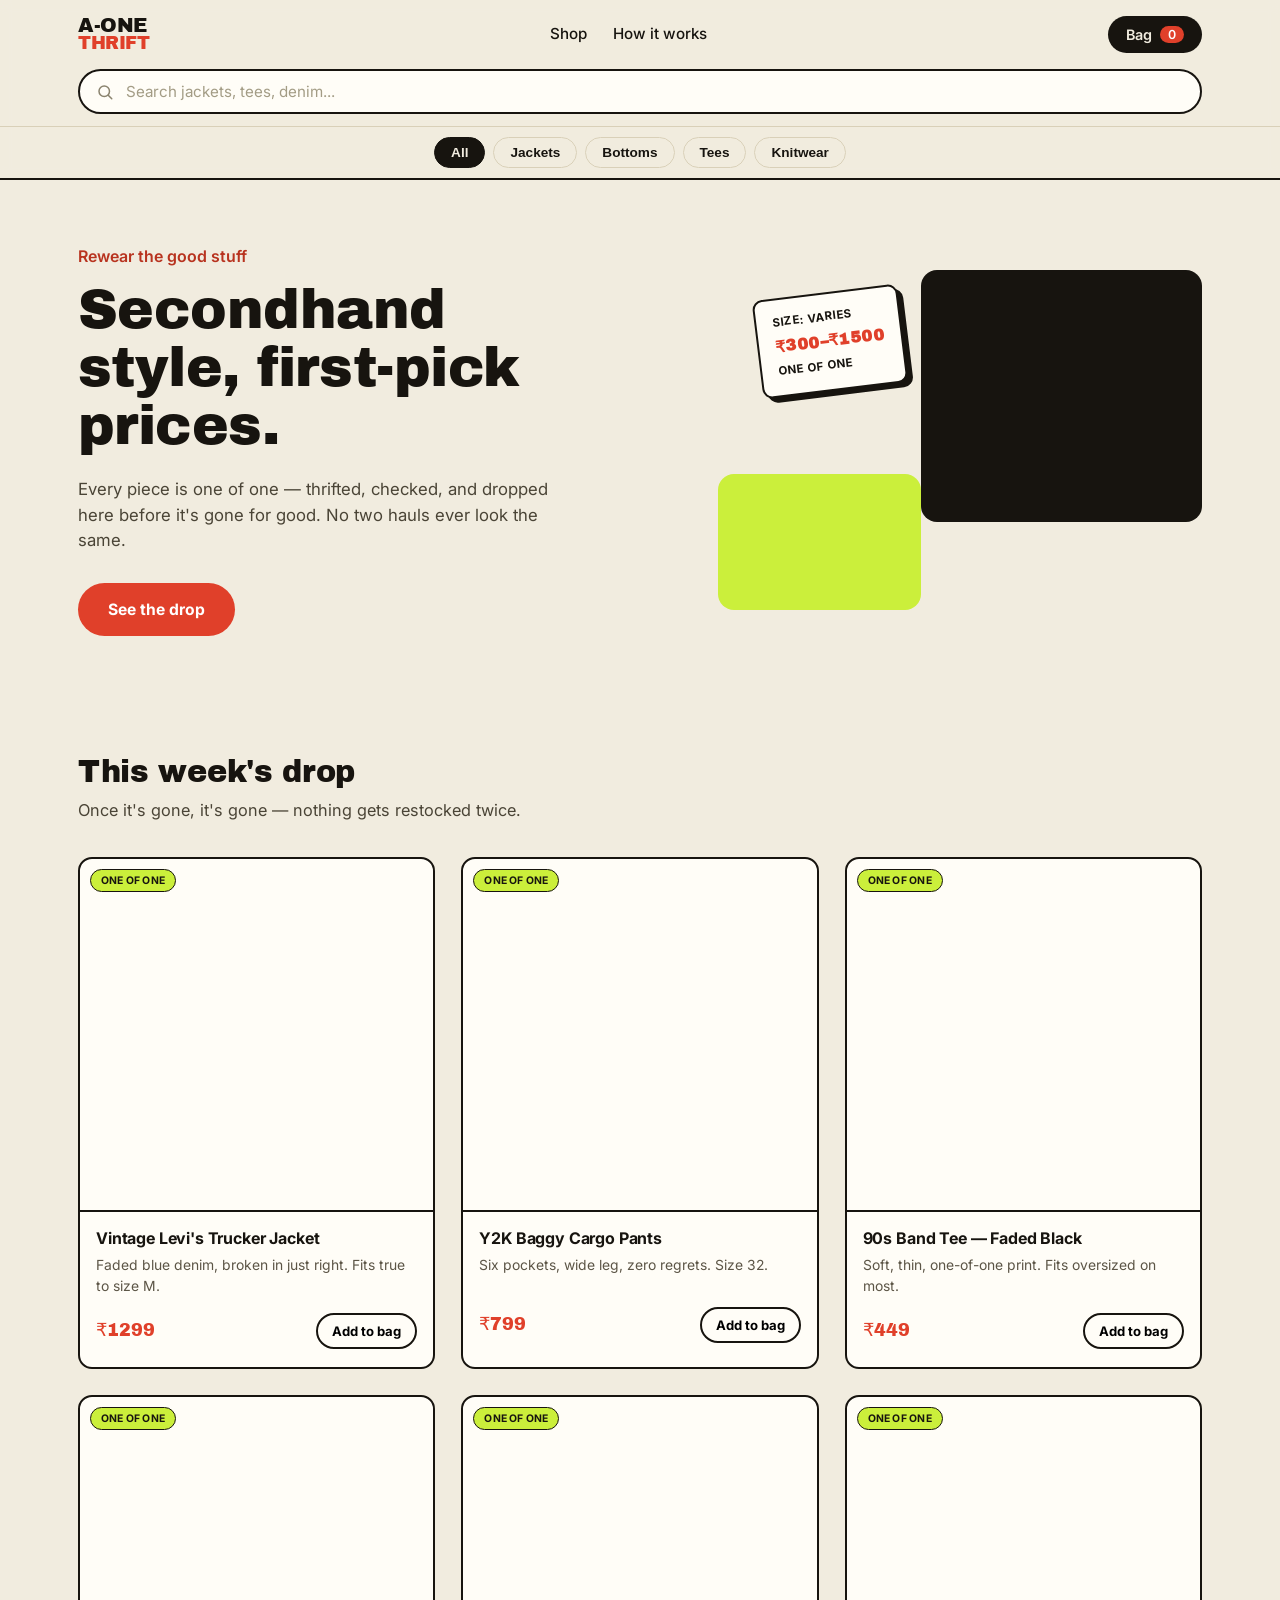
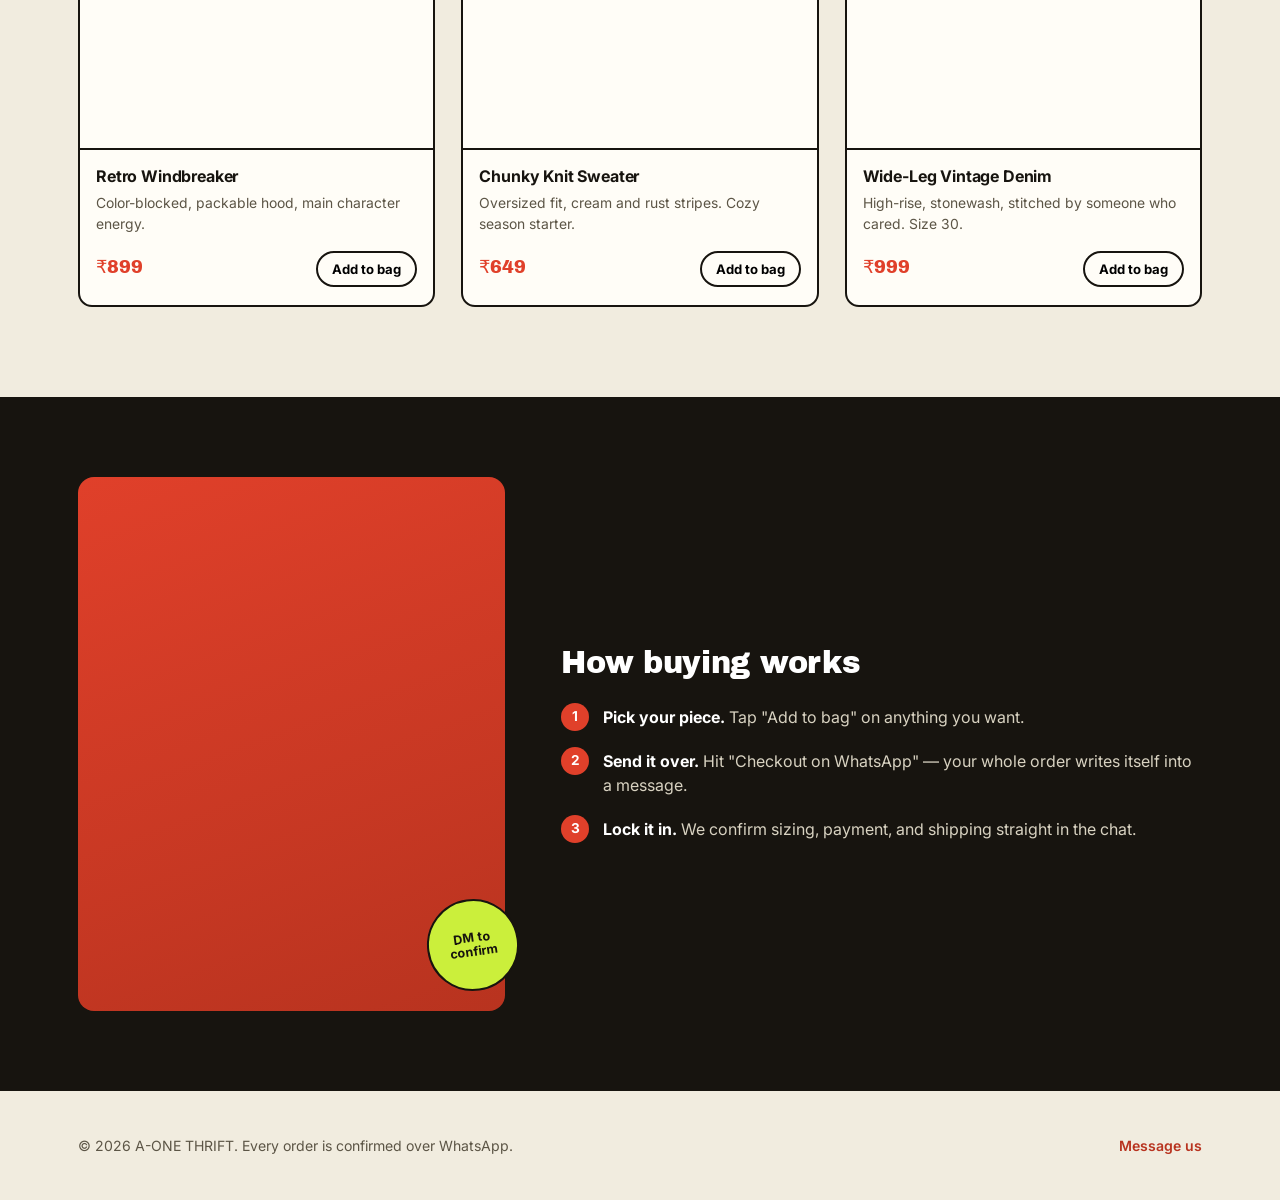
<file: index.html>
<!DOCTYPE html>
<html lang="en">
<head>
<meta charset="UTF-8" />
<meta name="viewport" content="width=device-width, initial-scale=1.0" />
<title>A-ONE THRIFT — Secondhand, First Pick</title>
<link rel="preconnect" href="https://fonts.googleapis.com">
<link rel="preconnect" href="https://fonts.gstatic.com" crossorigin>
<link href="https://fonts.googleapis.com/css2?family=Archivo+Black&family=Inter:wght@400;500;600;700&display=swap" rel="stylesheet">
<link rel="stylesheet" href="style.css">
</head>
<body>

  <header class="site-header">
    <div class="wrap header-row">
      <a href="#" class="brand">A-ONE<span>THRIFT</span></a>
      <nav class="nav-links">
        <a href="#shop">Shop</a>
        <a href="#about">How it works</a>
      </nav>
      <button class="cart-toggle" id="cartToggle" aria-label="Open cart">
        Bag <span class="cart-count" id="cartCount">0</span>
      </button>
    </div>
    <div class="wrap search-row">
      <div class="search-box">
        <svg class="search-icon" width="18" height="18" viewBox="0 0 24 24" fill="none" xmlns="http://www.w3.org/2000/svg" aria-hidden="true">
          <circle cx="11" cy="11" r="7" stroke="currentColor" stroke-width="2"/>
          <path d="M21 21L16.65 16.65" stroke="currentColor" stroke-width="2" stroke-linecap="round"/>
        </svg>
        <input type="text" id="searchInput" placeholder="Search jackets, tees, denim..." aria-label="Search products" />
      </div>
    </div>
    <div class="category-row" id="categoryRow"><!-- filled by JS --></div>
  </header>

  <section class="hero">
    <div class="wrap hero-grid">
      <div class="hero-copy">
        <p class="hero-kicker">Rewear the good stuff</p>
        <h1>Secondhand style, first-pick prices.</h1>
        <p class="hero-sub">Every piece is one of one — thrifted, checked, and dropped here before it's gone for good. No two hauls ever look the same.</p>
        <a href="#shop" class="btn btn-primary">See the drop</a>
      </div>
      <div class="hero-art" aria-hidden="true">
        <div class="tag-sticker">
          <span class="tag-line">SIZE: VARIES</span>
          <span class="tag-line tag-price">₹300–₹1500</span>
          <span class="tag-line">ONE OF ONE</span>
        </div>
        <div class="hero-block block-a"></div>
        <div class="hero-block block-b"></div>
      </div>
    </div>
  </section>

  <main>
    <section class="shop-section" id="shop">
      <div class="wrap">
        <div class="section-head">
          <h2>This week's drop</h2>
          <p>Once it's gone, it's gone — nothing gets restocked twice.</p>
        </div>
        <div class="product-grid" id="productGrid"><!-- filled by JS --></div>
      </div>
    </section>

    <section class="about-section" id="about">
      <div class="wrap about-grid">
        <div class="about-image" aria-hidden="true">
          <span class="about-badge">DM to<br>confirm</span>
        </div>
        <div class="about-copy">
          <h2>How buying works</h2>
          <ol class="steps">
            <li><strong>Pick your piece.</strong> Tap "Add to bag" on anything you want.</li>
            <li><strong>Send it over.</strong> Hit "Checkout on WhatsApp" — your whole order writes itself into a message.</li>
            <li><strong>Lock it in.</strong> We confirm sizing, payment, and shipping straight in the chat.</li>
          </ol>
        </div>
      </div>
    </section>
  </main>

  <footer class="site-footer">
    <div class="wrap footer-row">
      <p>&copy; 2026 A-ONE THRIFT. Every order is confirmed over WhatsApp.</p>
      <a href="#" id="footerWhatsapp">Message us</a>
    </div>
  </footer>

  <!-- Cart drawer -->
  <div class="cart-overlay" id="cartOverlay"></div>
  <aside class="cart-drawer" id="cartDrawer" aria-label="Shopping bag">
    <div class="cart-drawer-head">
      <h2>Your Bag</h2>
      <button class="cart-close" id="cartClose" aria-label="Close bag">&times;</button>
    </div>
    <div class="cart-items" id="cartItems"><!-- filled by JS --></div>
    <div class="cart-footer">
      <div class="cart-total-row">
        <span>Total</span>
        <span id="cartTotal">₹0</span>
      </div>
      <button class="btn btn-whatsapp" id="checkoutBtn">Checkout on WhatsApp</button>
      <p class="cart-note">No payment happens here — every order is confirmed on WhatsApp.</p>
    </div>
  </aside>

  <!-- Mobile sticky bag bar (shows when bag has items) -->
  <div class="sticky-bag-bar" id="stickyBagBar">
    <span id="stickyBagCount">0 items</span>
    <button class="btn btn-primary" id="stickyBagBtn">View Bag · <span id="stickyBagTotal">₹0</span></button>
  </div>

  <script src="products.js"></script>
  <script src="script.js"></script>
</body>
</html>
</file>
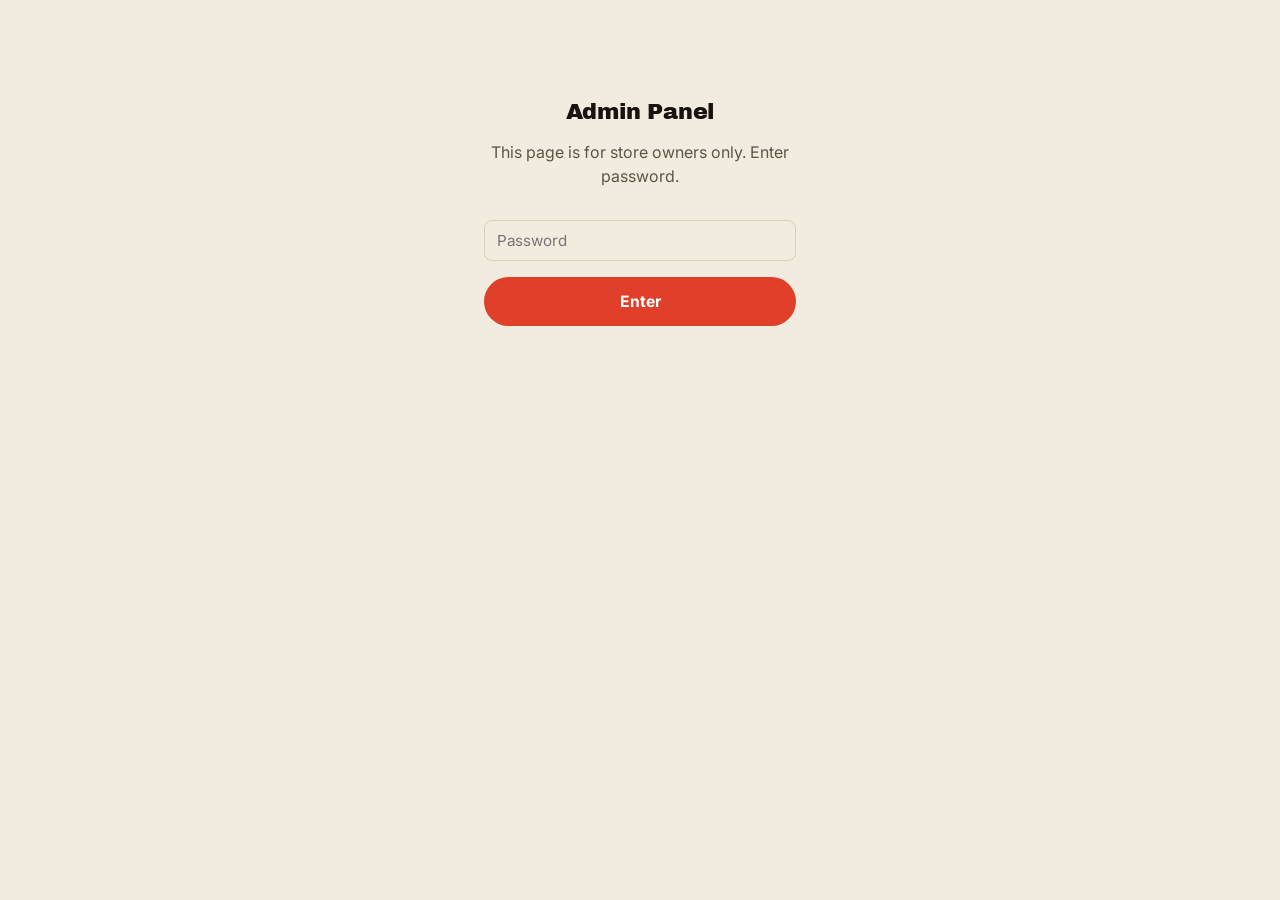
<file: admin.html>
<!DOCTYPE html>
<html lang="en">
<head>
<meta charset="UTF-8" />
<meta name="viewport" content="width=device-width, initial-scale=1.0" />
<meta name="robots" content="noindex, nofollow">
<title>Admin — A-ONE THRIFT</title>
<link rel="preconnect" href="https://fonts.googleapis.com">
<link rel="preconnect" href="https://fonts.gstatic.com" crossorigin>
<link href="https://fonts.googleapis.com/css2?family=Archivo+Black&family=Inter:wght@400;500;600;700&display=swap" rel="stylesheet">
<link rel="stylesheet" href="style.css">
<style>
  .admin-wrap { max-width: 880px; margin: 0 auto; padding: 40px 24px 100px; }
  .admin-head { margin-bottom: 30px; }
  .admin-head h1 { font-size: 1.6rem; margin-bottom: 8px; }
  .admin-head p { color: #5c5546; margin: 0; }
  .admin-card {
    background: var(--card);
    border: 2px solid var(--ink);
    border-radius: 14px;
    padding: 24px;
    margin-bottom: 28px;
  }
  .admin-card h2 { font-family: var(--sans); font-size: 1.05rem; font-weight: 700; margin-bottom: 18px; }
  .form-grid { display: grid; grid-template-columns: 1fr 1fr; gap: 14px; }
  .form-grid .full { grid-column: 1 / -1; }
  label { display: block; font-size: 0.85rem; font-weight: 600; margin-bottom: 6px; color: #3a3527; }
  input, textarea {
    width: 100%;
    padding: 10px 12px;
    border: 1.5px solid var(--line);
    border-radius: 8px;
    font-family: var(--sans);
    font-size: 0.95rem;
    background: var(--paper);
  }
  input:focus, textarea:focus { outline: none; border-color: var(--ink); }
  textarea { resize: vertical; min-height: 50px; }
  .field-hint { font-size: 0.78rem; color: #8a836e; margin: 5px 0 0; }
  .field-hint a { color: var(--pop-dark); font-weight: 600; }
  .image-preview {
    margin-top: 8px;
    width: 64px;
    height: 64px;
    border-radius: 8px;
    background-size: cover;
    background-position: center;
    border: 1.5px solid var(--line);
    display: none;
  }
  .form-actions { margin-top: 16px; display: flex; gap: 10px; }
  .btn-save { background: var(--pop); color: #fff; }
  .btn-save:hover { background: var(--pop-dark); }
  .btn-cancel { background: transparent; border: 2px solid var(--ink); }
  .product-row-admin {
    display: flex;
    align-items: center;
    gap: 14px;
    padding: 12px 0;
    border-bottom: 1px solid var(--line);
  }
  .product-row-admin:last-child { border-bottom: none; }
  .thumb { width: 54px; height: 54px; border-radius: 8px; background-size: cover; background-position: center; flex-shrink: 0; border: 1.5px solid var(--line); }
  .row-info { flex: 1; min-width: 0; }
  .row-info p { margin: 0; }
  .row-name { font-weight: 600; }
  .row-price { color: #5c5546; font-size: 0.88rem; }
  .row-actions { display: flex; gap: 8px; flex-shrink: 0; }
  .row-actions button {
    background: none; border: 1.5px solid var(--line); border-radius: 8px;
    padding: 6px 12px; font-size: 0.82rem; font-weight: 600; cursor: pointer; font-family: var(--sans);
  }
  .row-actions .edit-btn:hover { border-color: var(--ink); }
  .row-actions .delete-btn:hover { border-color: var(--pop); color: var(--pop); }
  .download-bar {
    position: sticky;
    bottom: 0;
    background: var(--paper);
    border-top: 2px solid var(--ink);
    padding: 16px 0;
    display: flex;
    justify-content: space-between;
    align-items: center;
    gap: 16px;
    flex-wrap: wrap;
  }
  .download-bar p { margin: 0; font-size: 0.85rem; color: #5c5546; max-width: 40ch; }
  .lock-screen {
    max-width: 360px;
    margin: 100px auto;
    text-align: center;
    padding: 0 24px;
  }
  .lock-screen h1 { font-size: 1.4rem; }
  .lock-screen input { margin: 16px 0; }
  #adminApp { display: none; }
</style>
</head>
<body>

<div class="lock-screen" id="lockScreen">
  <h1>Admin Panel</h1>
  <p style="color:#5c5546;">This page is for store owners only. Enter password.</p>
  <input type="password" id="passwordInput" placeholder="Password" />
  <button class="btn btn-primary" id="unlockBtn" style="width:100%;">Enter</button>
  <p id="lockError" style="color: var(--pop); font-size: 0.85rem; display:none;">Wrong password.</p>
</div>

<div id="adminApp">
  <header class="site-header">
    <div class="wrap header-row">
      <a href="index.html" class="brand">A-ONE<span>ADMIN</span></a>
      <a href="index.html" style="font-size:0.9rem; font-weight:600; color: var(--pop-dark);">← Back to store</a>
    </div>
  </header>

  <div class="admin-wrap">
    <div class="admin-head">
      <h1>Manage products</h1>
      <p>Add, edit, or remove items below. When you're done, hit "Download products.js" and upload that file to GitHub to replace the old one.</p>
    </div>

    <div class="admin-card">
      <h2 id="formTitle">Add a new product</h2>
      <div class="form-grid">
        <div>
          <label>Name</label>
          <input type="text" id="fName" placeholder="e.g. Vintage Levi's Jacket" />
        </div>
        <div>
          <label>Price (₹)</label>
          <input type="number" id="fPrice" placeholder="899" />
        </div>
        <div>
          <label>Category</label>
          <input type="text" id="fCategory" placeholder="e.g. Jackets, Tees, Bottoms" />
        </div>
        <div class="full">
          <label>Image URL or Google Drive link</label>
          <input type="text" id="fImage" placeholder="https://... or a Google Drive share link" />
          <p class="field-hint">Google Drive links are supported — see instructions below. <a href="#driveHelp">How to share a Drive image ↓</a></p>
          <div class="image-preview" id="imagePreview"></div>
        </div>
        <div class="full">
          <label>Description</label>
          <textarea id="fDesc" placeholder="One short line about the piece"></textarea>
        </div>
      </div>
      <div class="form-actions">
        <button class="btn btn-save" id="saveBtn">Save product</button>
        <button class="btn btn-cancel" id="cancelBtn" style="display:none;">Cancel</button>
      </div>
    </div>

    <div class="admin-card">
      <h2>Current products (<span id="productCountLabel">0</span>)</h2>
      <div id="productListAdmin"></div>
    </div>

    <div class="admin-card" id="driveHelp">
      <h2>Using Google Drive for images</h2>
      <ol style="margin:0; padding-left: 20px; color:#3a3527; font-size:0.92rem; line-height:1.7;">
        <li>Upload your photo to Google Drive.</li>
        <li>Right-click the file → <strong>Share</strong> → change access to <strong>"Anyone with the link"</strong> (must be a Viewer).</li>
        <li>Click <strong>Copy link</strong> — it'll look like <code>https://drive.google.com/file/d/FILE_ID/view?usp=sharing</code>.</li>
        <li>Paste that whole link into the Image field above — it's converted automatically when you save.</li>
      </ol>
      <p class="field-hint" style="margin-top:12px;">Note: if an image doesn't load after publishing, double-check the sharing setting is "Anyone with the link" — private files never show up on the site.</p>
    </div>
  </div>

  <div class="wrap download-bar">
    <p>Changes here are only saved in this browser until you download the file and upload it to GitHub.</p>
    <button class="btn btn-primary" id="downloadBtn">Download products.js</button>
  </div>
</div>

<script src="products.js"></script>
<script src="admin.js"></script>
</body>
</html>
</file>
<file: style.css>
:root {
  --ink: #17140f;
  --paper: #f1ecdf;
  --card: #fffdf7;
  --pop: #e0402a;
  --pop-dark: #b8331f;
  --lime: #cbef3b;
  --line: #d9d0b8;
  --whatsapp: #25d366;
  --whatsapp-dark: #1ea952;
  --display: "Archivo Black", sans-serif;
  --sans: "Inter", sans-serif;
}

* { box-sizing: border-box; }

html { scroll-behavior: smooth; }

body {
  margin: 0;
  background: var(--paper);
  color: var(--ink);
  font-family: var(--sans);
  line-height: 1.5;
  -webkit-font-smoothing: antialiased;
}

.wrap {
  max-width: 1180px;
  margin: 0 auto;
  padding: 0 28px;
}

a { color: inherit; text-decoration: none; }

h1, h2, h3 {
  font-family: var(--display);
  font-weight: 400;
  margin: 0;
  line-height: 1.05;
  letter-spacing: -0.01em;
}

/* ---------- Header ---------- */
.site-header {
  position: sticky;
  top: 0;
  z-index: 20;
  background: rgba(241, 236, 223, 0.94);
  backdrop-filter: blur(6px);
  border-bottom: 2px solid var(--ink);
}

.header-row {
  display: flex;
  align-items: center;
  justify-content: space-between;
  padding-top: 16px;
  padding-bottom: 16px;
}

.brand {
  font-family: var(--display);
  font-size: 1.25rem;
  letter-spacing: -0.02em;
  display: flex;
  flex-direction: column;
  line-height: 0.95;
}

.brand span {
  color: var(--pop);
  font-size: 0.9em;
}

.nav-links {
  display: flex;
  gap: 26px;
  font-size: 0.95rem;
  font-weight: 500;
}

.nav-links a:hover { color: var(--pop); }

.cart-toggle {
  background: var(--ink);
  color: var(--paper);
  border: none;
  border-radius: 999px;
  padding: 10px 18px;
  font-family: var(--sans);
  font-weight: 600;
  font-size: 0.9rem;
  cursor: pointer;
  display: flex;
  align-items: center;
  gap: 8px;
}

.cart-count {
  background: var(--pop);
  color: #fff;
  border-radius: 999px;
  padding: 1px 8px;
  font-size: 0.78rem;
}

/* ---------- Search ---------- */
.search-row {
  padding-bottom: 12px;
}

.search-box {
  display: flex;
  align-items: center;
  gap: 10px;
  background: var(--card);
  border: 2px solid var(--ink);
  border-radius: 999px;
  padding: 10px 16px;
}

.search-icon { color: #8a836e; flex-shrink: 0; }

.search-box input {
  border: none;
  background: transparent;
  outline: none;
  font-family: var(--sans);
  font-size: 0.95rem;
  color: var(--ink);
  width: 100%;
}

.search-box input::placeholder { color: #a39c85; }

/* ---------- Category filter ---------- */
.category-row {
  border-top: 1px solid var(--line);
  padding: 10px 0;
  overflow-x: auto;
  scrollbar-width: none;
}
.category-row::-webkit-scrollbar { display: none; }

.category-scroll {
  display: flex;
  gap: 8px;
  padding: 0 28px;
  width: max-content;
  margin: 0 auto;
}

@media (min-width: 1236px) {
  .category-scroll { padding: 0; max-width: 1180px; margin: 0 auto; }
}

.category-pill {
  background: transparent;
  border: 1.5px solid var(--line);
  border-radius: 999px;
  padding: 7px 16px;
  font-size: 0.85rem;
  font-weight: 600;
  color: var(--ink);
  cursor: pointer;
  white-space: nowrap;
  flex-shrink: 0;
}

.category-pill.active {
  background: var(--ink);
  border-color: var(--ink);
  color: var(--paper);
}

.category-pill:hover:not(.active) { border-color: var(--ink); }

.no-results {
  grid-column: 1 / -1;
  text-align: center;
  padding: 50px 20px;
  color: #5c5546;
  font-size: 1rem;
}

/* ---------- Sticky mobile bag bar ---------- */
.sticky-bag-bar {
  display: none;
  position: fixed;
  bottom: 0;
  left: 0;
  right: 0;
  z-index: 25;
  background: var(--ink);
  color: var(--paper);
  padding: 12px 18px;
  align-items: center;
  justify-content: space-between;
  gap: 12px;
  border-top: 2px solid var(--ink);
}

.sticky-bag-bar.visible { display: flex; }

.sticky-bag-bar span { font-size: 0.9rem; font-weight: 600; }

.sticky-bag-bar .btn-primary {
  padding: 10px 20px;
  font-size: 0.9rem;
}

@media (min-width: 861px) {
  .sticky-bag-bar { display: none !important; }
}

/* ---------- Hero ---------- */
.hero { padding: 64px 0 90px; }

.hero-grid {
  display: grid;
  grid-template-columns: 1.1fr 0.9fr;
  gap: 48px;
  align-items: center;
}

.hero-kicker {
  font-size: 1rem;
  font-weight: 600;
  color: var(--pop-dark);
  margin: 0 0 14px;
}

.hero-copy h1 {
  font-size: clamp(2.1rem, 4.3vw, 3.5rem);
  max-width: 12ch;
}

.hero-sub {
  max-width: 44ch;
  margin: 22px 0 30px;
  color: #4a4436;
  font-size: 1.05rem;
}

.btn {
  display: inline-block;
  border: none;
  border-radius: 999px;
  padding: 15px 30px;
  font-family: var(--sans);
  font-size: 0.98rem;
  font-weight: 700;
  cursor: pointer;
}

.btn-primary {
  background: var(--pop);
  color: #fff;
}
.btn-primary:hover { background: var(--pop-dark); }

.hero-art {
  position: relative;
  height: 340px;
}

.hero-block {
  position: absolute;
  border-radius: 16px;
}

.block-a {
  width: 58%;
  height: 74%;
  background: var(--ink);
  top: 0;
  right: 0;
}
.block-b {
  width: 42%;
  height: 40%;
  background: var(--lime);
  bottom: 0;
  left: 0;
  border-radius: 16px;
}

.tag-sticker {
  position: absolute;
  top: 22px;
  left: 8%;
  z-index: 2;
  background: var(--card);
  border: 2px solid var(--ink);
  border-radius: 10px;
  padding: 14px 16px;
  transform: rotate(-7deg);
  display: flex;
  flex-direction: column;
  gap: 4px;
  box-shadow: 5px 5px 0 var(--ink);
}

.tag-line {
  font-size: 0.72rem;
  font-weight: 700;
  letter-spacing: 0.03em;
  color: var(--ink);
}

.tag-price {
  font-family: var(--display);
  font-size: 1rem;
  color: var(--pop);
}

/* ---------- Shop section ---------- */
.shop-section { padding: 30px 0 90px; }

.section-head {
  margin-bottom: 34px;
  max-width: 46ch;
}

.section-head h2 { font-size: 1.9rem; }

.section-head p {
  color: #4a4436;
  margin-top: 10px;
  font-size: 1.02rem;
}

.product-grid {
  display: grid;
  grid-template-columns: repeat(3, 1fr);
  gap: 26px;
}

.product-card {
  background: var(--card);
  border: 2px solid var(--ink);
  border-radius: 14px;
  overflow: hidden;
  display: flex;
  flex-direction: column;
  transition: transform 0.15s ease;
}

.product-card:hover {
  transform: rotate(var(--tilt, 0deg)) translateY(-3px);
}

.product-image {
  aspect-ratio: 1 / 1;
  background-size: cover;
  background-position: center;
  position: relative;
  border-bottom: 2px solid var(--ink);
}

.product-badge {
  position: absolute;
  top: 10px;
  left: 10px;
  background: var(--lime);
  border: 1.5px solid var(--ink);
  border-radius: 999px;
  padding: 3px 10px;
  font-size: 0.65rem;
  font-weight: 700;
  letter-spacing: 0.02em;
}

.product-info { padding: 16px 16px 18px; }

.product-info h3 {
  font-family: var(--sans);
  font-size: 1rem;
  font-weight: 700;
  margin-bottom: 6px;
  line-height: 1.3;
}

.product-desc {
  font-size: 0.87rem;
  color: #5c5546;
  margin: 0 0 16px;
  min-height: 2.6em;
}

.product-row {
  display: flex;
  align-items: center;
  justify-content: space-between;
}

.product-price {
  font-family: var(--display);
  font-size: 1.1rem;
  color: var(--pop);
}

.btn-add {
  background: transparent;
  border: 2px solid var(--ink);
  border-radius: 999px;
  padding: 8px 14px;
  font-size: 0.82rem;
  font-weight: 700;
  cursor: pointer;
}
.btn-add:hover { background: var(--ink); color: var(--paper); }

/* ---------- About / how it works ---------- */
.about-section {
  background: var(--ink);
  color: var(--paper);
  padding: 80px 0;
}

.about-grid {
  display: grid;
  grid-template-columns: 0.8fr 1.2fr;
  gap: 56px;
  align-items: center;
}

.about-image {
  aspect-ratio: 4 / 5;
  border-radius: 16px;
  background: linear-gradient(160deg, var(--pop) 0%, var(--pop-dark) 100%);
  position: relative;
}

.about-badge {
  position: absolute;
  bottom: 20px;
  right: -14px;
  background: var(--lime);
  color: var(--ink);
  border: 2px solid var(--ink);
  border-radius: 50%;
  width: 92px;
  height: 92px;
  display: flex;
  align-items: center;
  justify-content: center;
  text-align: center;
  font-size: 0.78rem;
  font-weight: 700;
  transform: rotate(-8deg);
  line-height: 1.15;
}

.about-copy h2 { font-size: 1.9rem; margin-bottom: 26px; color: #fff; }

.steps {
  list-style: none;
  margin: 0;
  padding: 0;
  counter-reset: step;
  display: flex;
  flex-direction: column;
  gap: 20px;
}

.steps li {
  counter-increment: step;
  position: relative;
  padding-left: 42px;
  color: #d8d2c1;
}

.steps li::before {
  content: counter(step);
  position: absolute;
  left: 0;
  top: -2px;
  width: 28px;
  height: 28px;
  border-radius: 50%;
  background: var(--pop);
  color: #fff;
  font-size: 0.85rem;
  font-weight: 700;
  display: flex;
  align-items: center;
  justify-content: center;
  font-family: var(--sans);
}

.steps strong { color: #fff; }

/* ---------- Footer ---------- */
.site-footer { padding: 30px 0; }

.footer-row {
  display: flex;
  justify-content: space-between;
  align-items: center;
  font-size: 0.88rem;
  color: #5c5546;
  flex-wrap: wrap;
  gap: 10px;
}

.footer-row a {
  color: var(--pop-dark);
  font-weight: 600;
}

/* ---------- Cart drawer ---------- */
.cart-overlay {
  position: fixed;
  inset: 0;
  background: rgba(23, 20, 15, 0.5);
  opacity: 0;
  pointer-events: none;
  transition: opacity 0.25s ease;
  z-index: 30;
}
.cart-overlay.open { opacity: 1; pointer-events: auto; }

.cart-drawer {
  position: fixed;
  top: 0;
  right: 0;
  height: 100%;
  width: min(400px, 92vw);
  background: var(--card);
  z-index: 31;
  display: flex;
  flex-direction: column;
  transform: translateX(100%);
  transition: transform 0.3s ease;
  border-left: 2px solid var(--ink);
}
.cart-drawer.open { transform: translateX(0); }

.cart-drawer-head {
  display: flex;
  justify-content: space-between;
  align-items: center;
  padding: 22px 24px;
  border-bottom: 2px solid var(--ink);
}

.cart-drawer-head h2 { font-size: 1.15rem; }

.cart-close {
  background: none;
  border: none;
  font-size: 1.6rem;
  cursor: pointer;
  color: var(--ink);
  line-height: 1;
}

.cart-items {
  flex: 1;
  overflow-y: auto;
  padding: 20px 24px;
}

.cart-empty { color: #5c5546; }

.cart-item {
  display: flex;
  gap: 14px;
  padding: 14px 0;
  border-bottom: 1px solid var(--line);
}
.cart-item:first-child { padding-top: 0; }

.cart-item-image {
  width: 64px;
  height: 64px;
  border-radius: 10px;
  background-size: cover;
  background-position: center;
  flex-shrink: 0;
  border: 1.5px solid var(--ink);
}

.cart-item-name { margin: 0; font-weight: 600; font-size: 0.92rem; }
.cart-item-price { margin: 4px 0 8px; color: #5c5546; font-size: 0.85rem; }

.qty-control {
  display: flex;
  align-items: center;
  gap: 10px;
}

.qty-btn {
  width: 26px;
  height: 26px;
  border-radius: 50%;
  border: 1.5px solid var(--ink);
  background: var(--paper);
  cursor: pointer;
  font-size: 1rem;
  line-height: 1;
}

.remove-btn {
  margin-left: auto;
  background: none;
  border: none;
  color: var(--pop);
  font-size: 0.78rem;
  font-weight: 600;
  cursor: pointer;
}

.cart-footer {
  padding: 20px 24px 26px;
  border-top: 2px solid var(--ink);
}

.cart-total-row {
  display: flex;
  justify-content: space-between;
  font-family: var(--display);
  font-size: 1.15rem;
  margin-bottom: 16px;
}

.btn-whatsapp {
  width: 100%;
  background: var(--whatsapp);
  color: #fff;
  padding: 14px;
}
.btn-whatsapp:hover { background: var(--whatsapp-dark); }

.cart-note {
  text-align: center;
  font-size: 0.78rem;
  color: #5c5546;
  margin: 12px 0 0;
}

/* ---------- Responsive ---------- */
@media (max-width: 860px) {
  .hero-grid, .about-grid { grid-template-columns: 1fr; }
  .hero-art { height: 240px; order: -1; }
  .product-grid { grid-template-columns: repeat(2, 1fr); }
  .nav-links { display: none; }
  .about-badge { right: 12px; }
  .site-footer { padding-bottom: 90px; }
}

@media (max-width: 520px) {
  .product-grid { grid-template-columns: repeat(2, 1fr); gap: 14px; }
  .about-grid { gap: 32px; }
  .product-info { padding: 12px 12px 14px; }
  .product-info h3 { font-size: 0.9rem; }
  .product-desc { font-size: 0.8rem; min-height: 2.2em; -webkit-line-clamp: 2; overflow: hidden; display: -webkit-box; -webkit-box-orient: vertical; }
  .product-row { flex-direction: column; align-items: flex-start; gap: 8px; }
  .btn-add { width: 100%; text-align: center; }
}

@media (prefers-reduced-motion: reduce) {
  html { scroll-behavior: auto; }
  .cart-drawer, .cart-overlay, .product-card { transition: none; }
}
</file>
